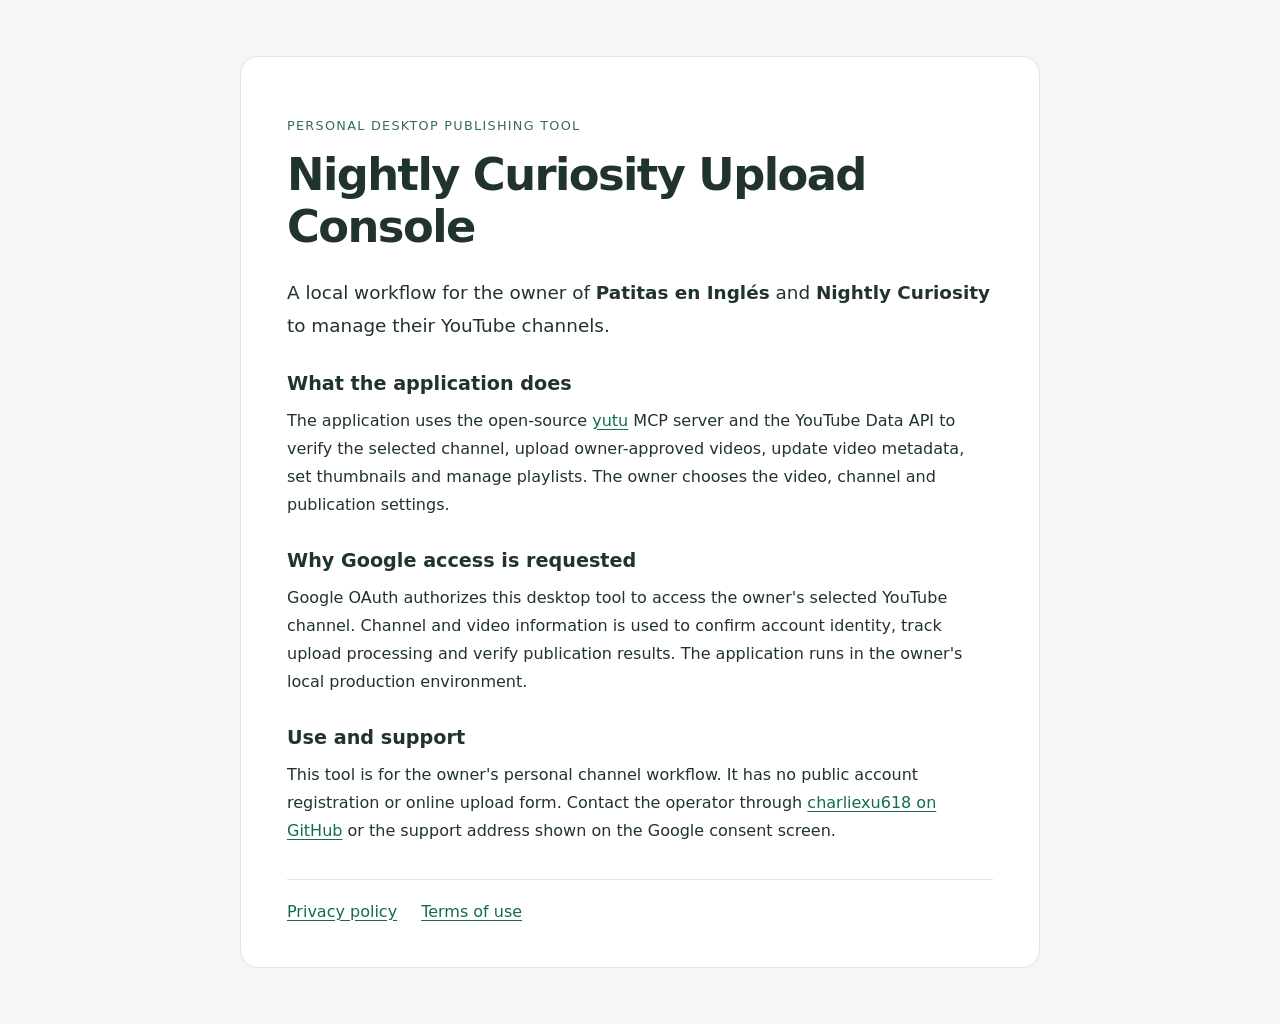
<file: index.html>
<!doctype html>
<html lang="en"><meta charset="utf-8"><meta name="viewport" content="width=device-width,initial-scale=1">
<title>Nightly Curiosity Upload Console</title><link rel="stylesheet" href="style.css">
<main><p class="eyebrow">Personal desktop publishing tool</p>
<h1>Nightly Curiosity Upload Console</h1>
<p class="intro">A local workflow for the owner of <strong>Patitas en Inglés</strong> and <strong>Nightly Curiosity</strong> to manage their YouTube channels.</p>
<h2>What the application does</h2>
<p>The application uses the open-source <a href="https://github.com/eat-pray-ai/yutu">yutu</a> MCP server and the YouTube Data API to verify the selected channel, upload owner-approved videos, update video metadata, set thumbnails and manage playlists. The owner chooses the video, channel and publication settings.</p>
<h2>Why Google access is requested</h2>
<p>Google OAuth authorizes this desktop tool to access the owner's selected YouTube channel. Channel and video information is used to confirm account identity, track upload processing and verify publication results. The application runs in the owner's local production environment.</p>
<h2>Use and support</h2>
<p>This tool is for the owner's personal channel workflow. It has no public account registration or online upload form. Contact the operator through <a href="https://github.com/charliexu618">charliexu618 on GitHub</a> or the support address shown on the Google consent screen.</p>
<nav><a href="privacy.html">Privacy policy</a><a href="terms.html">Terms of use</a></nav>
</main></html>
</file>
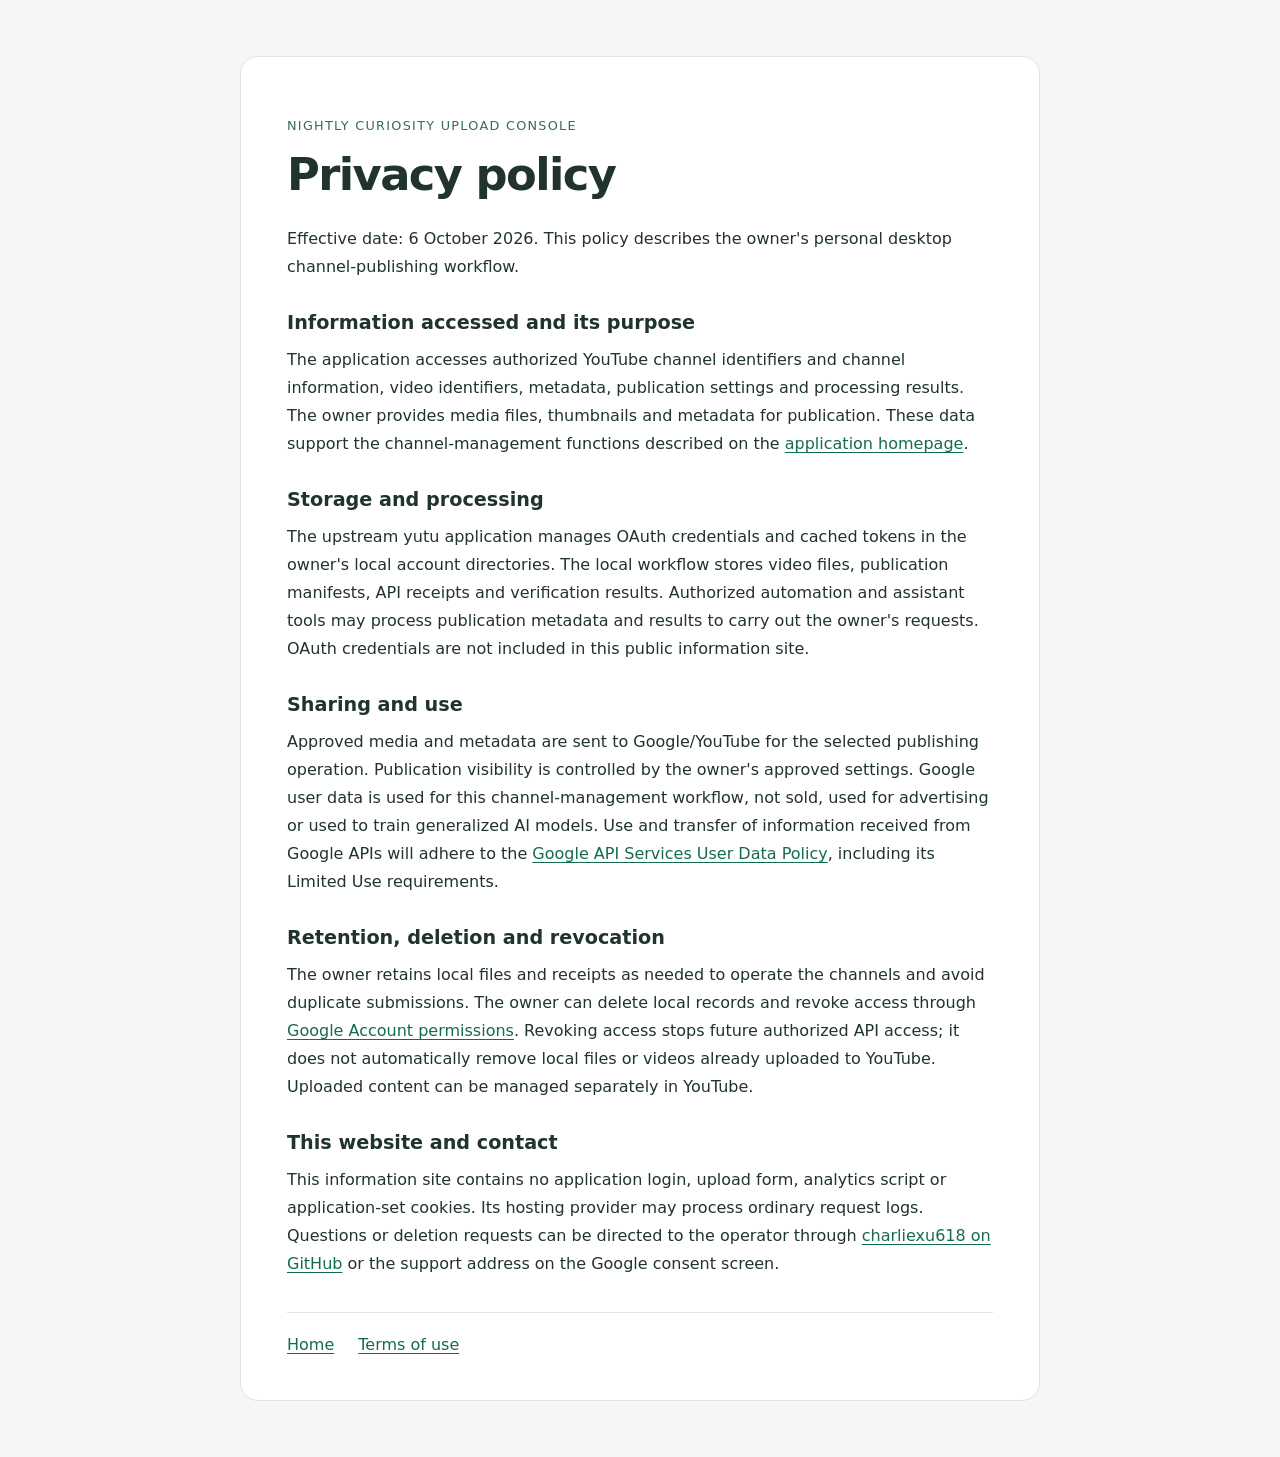
<file: privacy.html>
<!doctype html>
<html lang="en"><meta charset="utf-8"><meta name="viewport" content="width=device-width,initial-scale=1">
<title>Privacy policy · Nightly Curiosity Upload Console</title><link rel="stylesheet" href="style.css">
<main><p class="eyebrow">Nightly Curiosity Upload Console</p><h1>Privacy policy</h1>
<p>Effective date: 6 October 2026. This policy describes the owner's personal desktop channel-publishing workflow.</p>
<h2>Information accessed and its purpose</h2>
<p>The application accesses authorized YouTube channel identifiers and channel information, video identifiers, metadata, publication settings and processing results. The owner provides media files, thumbnails and metadata for publication. These data support the channel-management functions described on the <a href="index.html">application homepage</a>.</p>
<h2>Storage and processing</h2>
<p>The upstream yutu application manages OAuth credentials and cached tokens in the owner's local account directories. The local workflow stores video files, publication manifests, API receipts and verification results. Authorized automation and assistant tools may process publication metadata and results to carry out the owner's requests. OAuth credentials are not included in this public information site.</p>
<h2>Sharing and use</h2>
<p>Approved media and metadata are sent to Google/YouTube for the selected publishing operation. Publication visibility is controlled by the owner's approved settings. Google user data is used for this channel-management workflow, not sold, used for advertising or used to train generalized AI models. Use and transfer of information received from Google APIs will adhere to the <a href="https://developers.google.com/terms/api-services-user-data-policy">Google API Services User Data Policy</a>, including its Limited Use requirements.</p>
<h2>Retention, deletion and revocation</h2>
<p>The owner retains local files and receipts as needed to operate the channels and avoid duplicate submissions. The owner can delete local records and revoke access through <a href="https://myaccount.google.com/permissions">Google Account permissions</a>. Revoking access stops future authorized API access; it does not automatically remove local files or videos already uploaded to YouTube. Uploaded content can be managed separately in YouTube.</p>
<h2>This website and contact</h2>
<p>This information site contains no application login, upload form, analytics script or application-set cookies. Its hosting provider may process ordinary request logs. Questions or deletion requests can be directed to the operator through <a href="https://github.com/charliexu618">charliexu618 on GitHub</a> or the support address on the Google consent screen.</p>
<nav><a href="index.html">Home</a><a href="terms.html">Terms of use</a></nav></main></html>
</file>
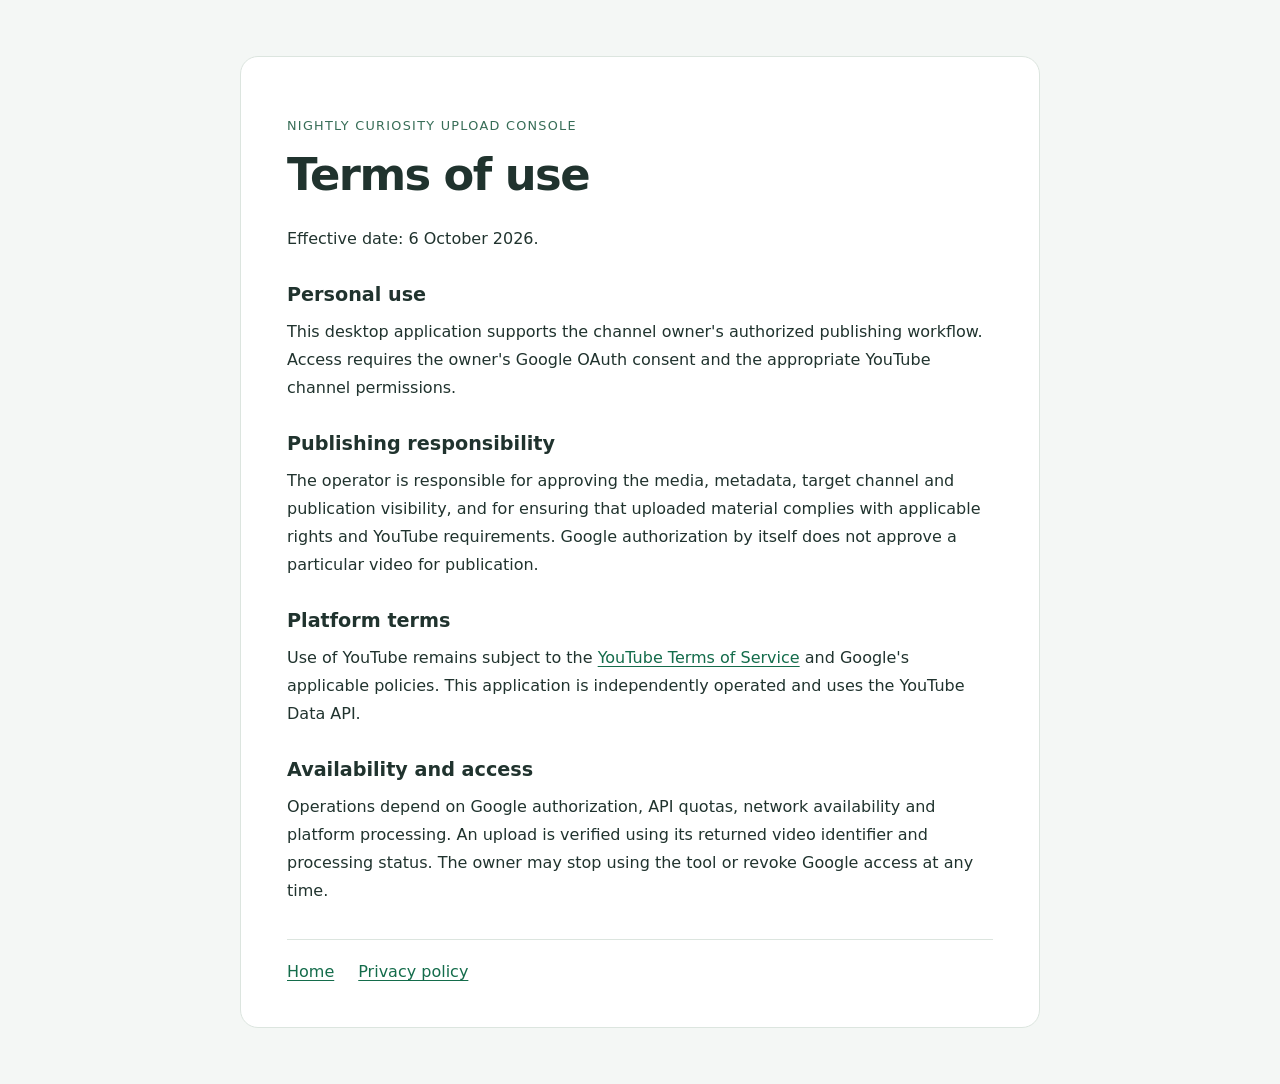
<file: terms.html>
<!doctype html>
<html lang="en"><meta charset="utf-8"><meta name="viewport" content="width=device-width,initial-scale=1">
<title>Terms of use · Nightly Curiosity Upload Console</title><link rel="stylesheet" href="style.css">
<main><p class="eyebrow">Nightly Curiosity Upload Console</p><h1>Terms of use</h1>
<p>Effective date: 6 October 2026.</p>
<h2>Personal use</h2><p>This desktop application supports the channel owner's authorized publishing workflow. Access requires the owner's Google OAuth consent and the appropriate YouTube channel permissions.</p>
<h2>Publishing responsibility</h2><p>The operator is responsible for approving the media, metadata, target channel and publication visibility, and for ensuring that uploaded material complies with applicable rights and YouTube requirements. Google authorization by itself does not approve a particular video for publication.</p>
<h2>Platform terms</h2><p>Use of YouTube remains subject to the <a href="https://www.youtube.com/t/terms">YouTube Terms of Service</a> and Google's applicable policies. This application is independently operated and uses the YouTube Data API.</p>
<h2>Availability and access</h2><p>Operations depend on Google authorization, API quotas, network availability and platform processing. An upload is verified using its returned video identifier and processing status. The owner may stop using the tool or revoke Google access at any time.</p>
<nav><a href="index.html">Home</a><a href="privacy.html">Privacy policy</a></nav></main></html>
</file>
<file: style.css>
:root{color-scheme:light;font-family:system-ui,-apple-system,BlinkMacSystemFont,"Segoe UI",sans-serif;color:#20332e;background:#f4f7f5}*{box-sizing:border-box}body{margin:0;padding:56px 22px}main{max-width:800px;margin:auto;padding:46px;background:white;border:1px solid #dce5df;border-radius:18px}h1{font-size:clamp(1.9rem,5vw,2.8rem);line-height:1.16;letter-spacing:-.035em;margin:10px 0 24px}h2{font-size:1.2rem;margin:30px 0 10px}p{line-height:1.75;margin:12px 0}.eyebrow{color:#376d57;font-size:.8rem;letter-spacing:.1em;text-transform:uppercase}.intro{font-size:1.15rem}a{color:#146c4b;text-underline-offset:3px}nav{display:flex;gap:24px;flex-wrap:wrap;border-top:1px solid #dce5df;margin-top:34px;padding-top:22px}@media(max-width:600px){body{padding:20px 12px}main{padding:25px 22px}}
</file>
